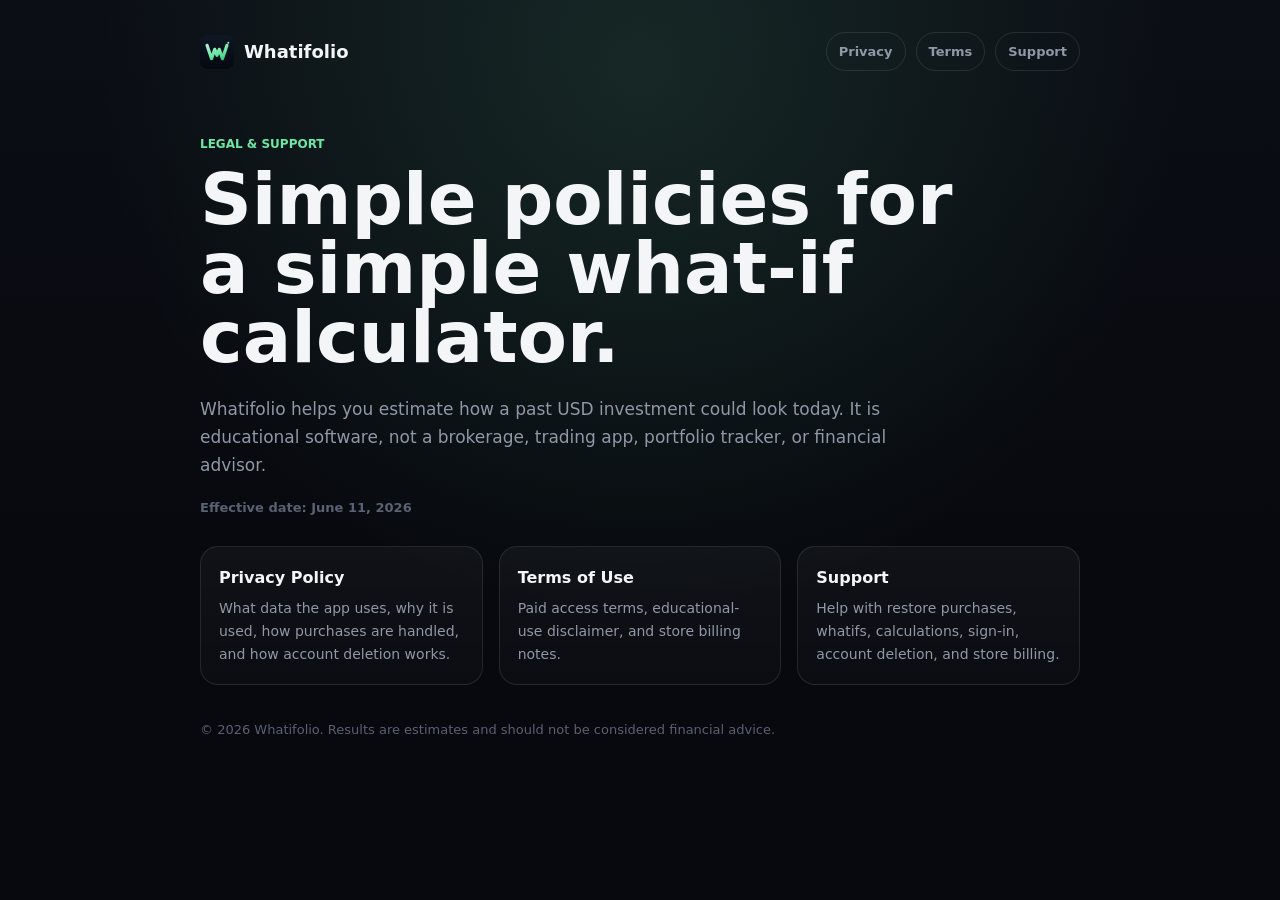
<file: index.html>
<!doctype html>
<html lang="en">
  <head>
    <meta charset="utf-8" />
    <meta name="viewport" content="width=device-width, initial-scale=1" />
    <title>Whatifolio Legal & Support</title>
    <meta
      name="description"
      content="Privacy Policy, Terms of Use, and Support information for Whatifolio."
    />
    <link rel="stylesheet" href="./styles.css" />
  </head>
  <body>
    <main class="page">
      <header class="topbar">
        <a class="brand" href="./index.html" aria-label="Whatifolio home">
          <svg class="mark" viewBox="0 0 1024 1024" role="img" aria-label="Whatifolio">
            <defs>
              <linearGradient id="bg" x1="0" y1="0" x2="0" y2="1">
                <stop offset="0%" stop-color="#0E1726" />
                <stop offset="100%" stop-color="#050810" />
              </linearGradient>
              <linearGradient id="mint" x1="0.2" y1="0" x2="0.8" y2="1">
                <stop offset="0%" stop-color="#A5F2C7" />
                <stop offset="60%" stop-color="#6BE7A6" />
                <stop offset="100%" stop-color="#3FCB85" />
              </linearGradient>
            </defs>
            <rect width="1024" height="1024" rx="230" fill="url(#bg)" />
            <path
              d="M212 312 L348 712 L444 432 L512 612 L580 432 L676 712 L812 312"
              fill="none"
              stroke="url(#mint)"
              stroke-width="96"
              stroke-linecap="round"
              stroke-linejoin="round"
            />
            <circle cx="852" cy="232" r="30" fill="#A5F2C7" />
          </svg>
          <span>Whatifolio</span>
        </a>
        <nav class="nav" aria-label="Legal navigation">
          <a href="./privacy.html">Privacy</a>
          <a href="./terms.html">Terms</a>
          <a href="./support.html">Support</a>
        </nav>
      </header>

      <section class="hero">
        <p class="eyebrow">Legal & support</p>
        <h1>Simple policies for a simple what-if calculator.</h1>
        <p class="summary">
          Whatifolio helps you estimate how a past USD investment could look today. It is educational software, not a
          brokerage, trading app, portfolio tracker, or financial advisor.
        </p>
        <p class="meta">Effective date: June 11, 2026</p>
      </section>

      <section class="grid" aria-label="Documents">
        <a class="card" href="./privacy.html">
          <strong>Privacy Policy</strong>
          <span>What data the app uses, why it is used, how purchases are handled, and how account deletion works.</span>
        </a>
        <a class="card" href="./terms.html">
          <strong>Terms of Use</strong>
          <span>Paid access terms, educational-use disclaimer, and store billing notes.</span>
        </a>
        <a class="card" href="./support.html">
          <strong>Support</strong>
          <span>Help with restore purchases, whatifs, calculations, sign-in, account deletion, and store billing.</span>
        </a>
      </section>

      <footer class="footer">
        © 2026 Whatifolio. Results are estimates and should not be considered financial advice.
      </footer>
    </main>
  </body>
</html>
</file>
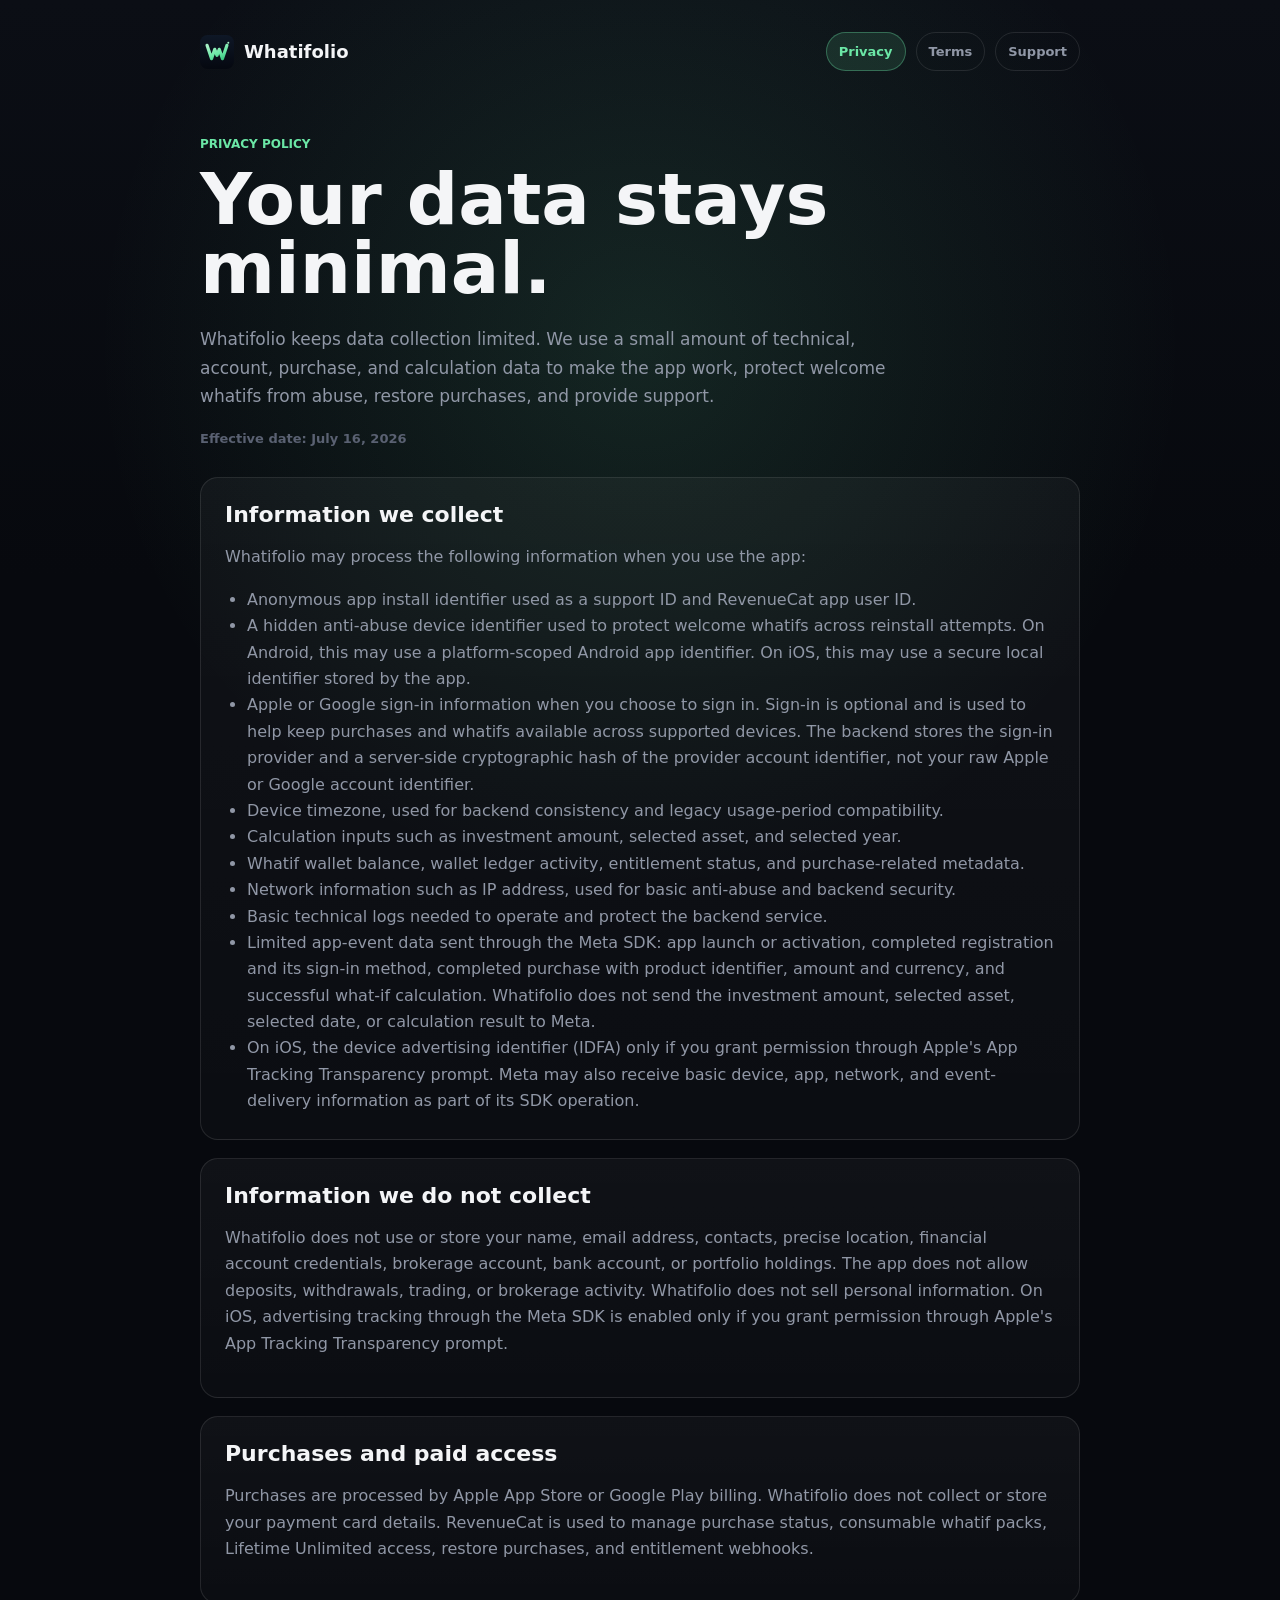
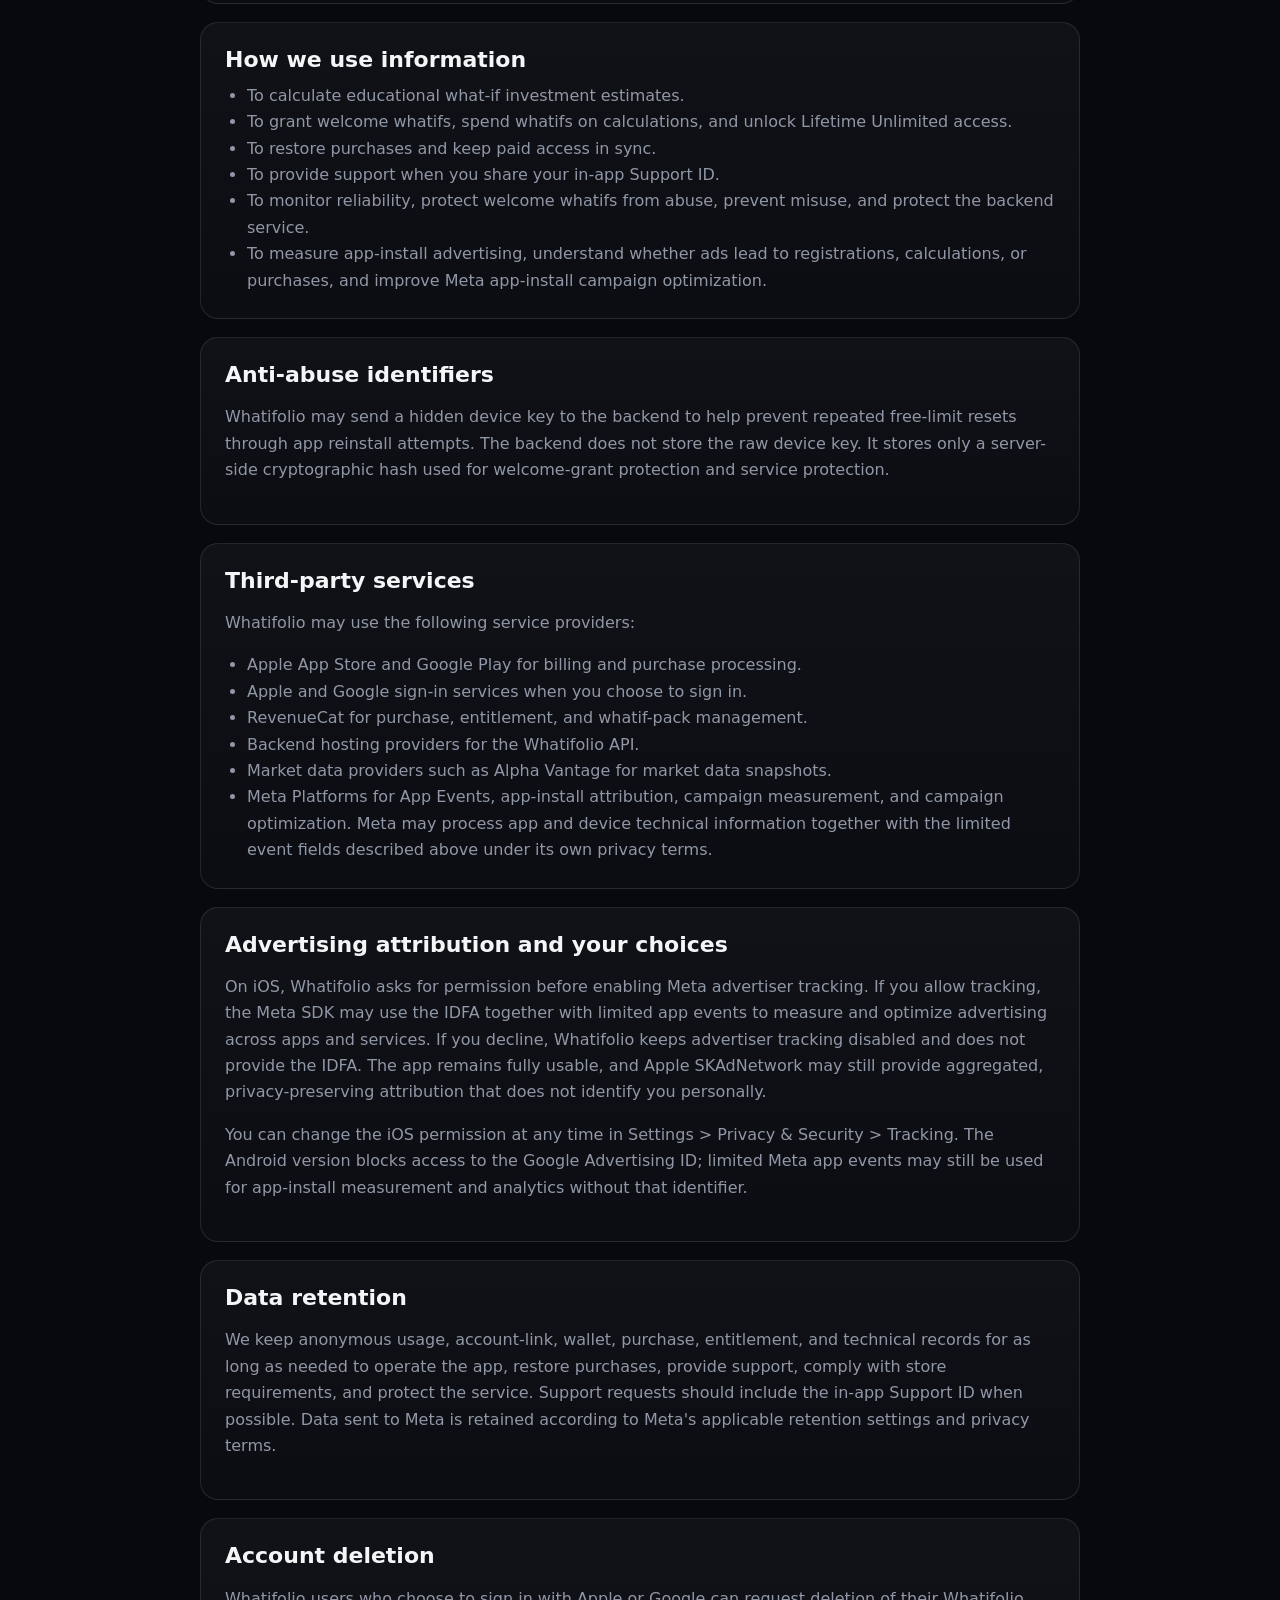
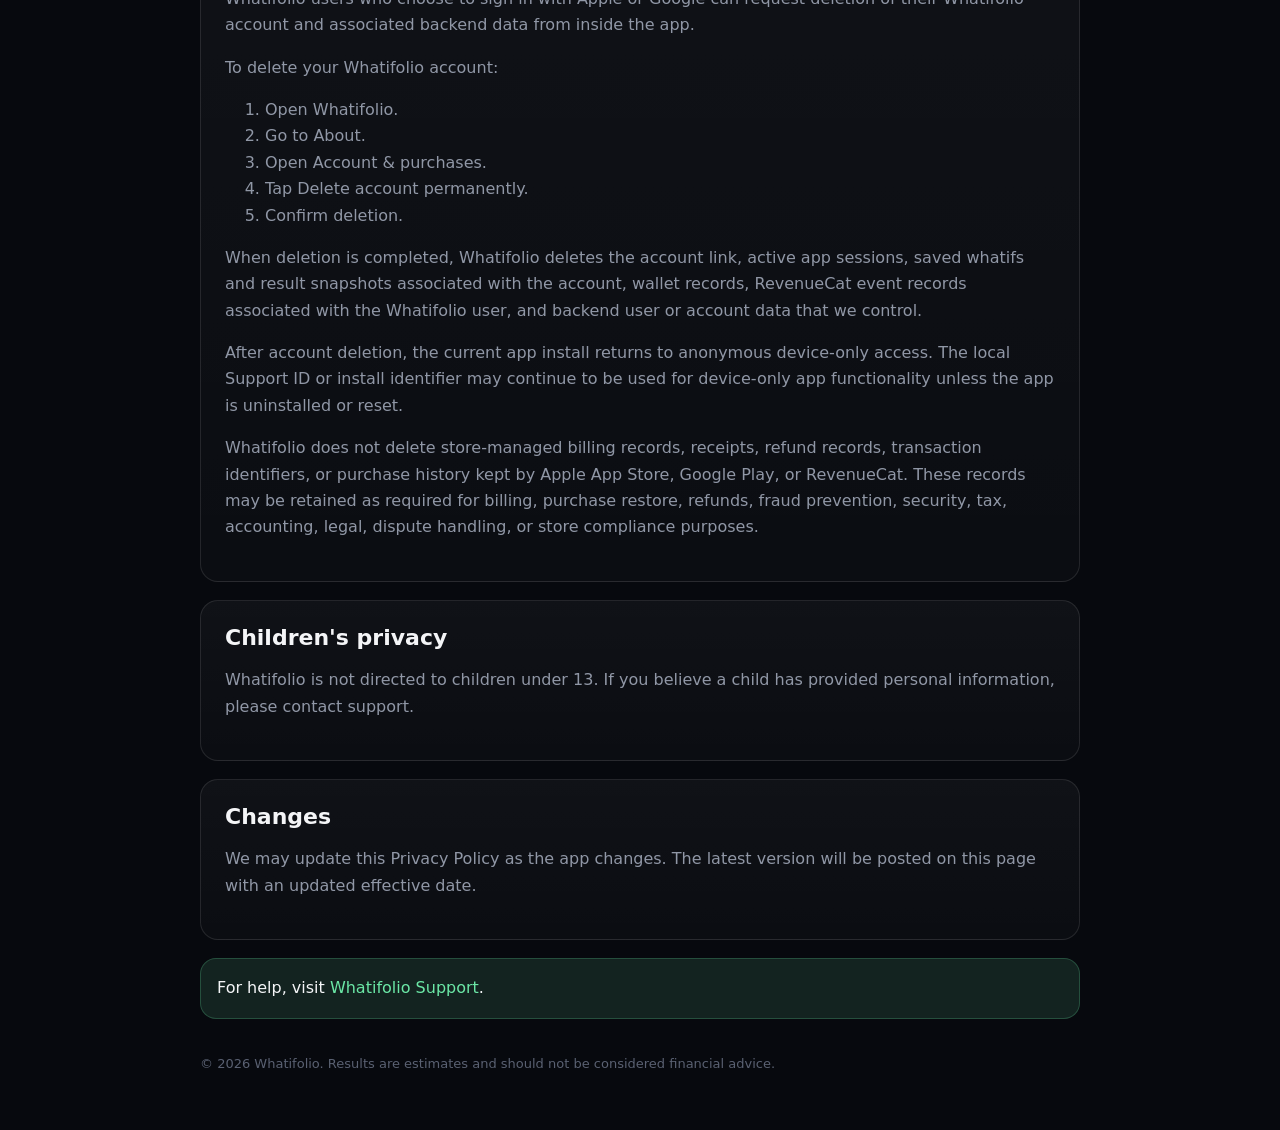
<file: privacy.html>
<!doctype html>
<html lang="en">
  <head>
    <meta charset="utf-8" />
    <meta name="viewport" content="width=device-width, initial-scale=1" />
    <title>Whatifolio Privacy Policy</title>
    <meta name="description" content="Privacy Policy for Whatifolio." />
    <link rel="stylesheet" href="./styles.css" />
  </head>
  <body>
    <main class="page">
      <header class="topbar">
        <a class="brand" href="./index.html" aria-label="Whatifolio home">
          <svg class="mark" viewBox="0 0 1024 1024" role="img" aria-label="Whatifolio">
            <defs>
              <linearGradient id="bg" x1="0" y1="0" x2="0" y2="1">
                <stop offset="0%" stop-color="#0E1726" />
                <stop offset="100%" stop-color="#050810" />
              </linearGradient>
              <linearGradient id="mint" x1="0.2" y1="0" x2="0.8" y2="1">
                <stop offset="0%" stop-color="#A5F2C7" />
                <stop offset="60%" stop-color="#6BE7A6" />
                <stop offset="100%" stop-color="#3FCB85" />
              </linearGradient>
            </defs>
            <rect width="1024" height="1024" rx="230" fill="url(#bg)" />
            <path d="M212 312 L348 712 L444 432 L512 612 L580 432 L676 712 L812 312" fill="none" stroke="url(#mint)" stroke-width="96" stroke-linecap="round" stroke-linejoin="round" />
            <circle cx="852" cy="232" r="30" fill="#A5F2C7" />
          </svg>
          <span>Whatifolio</span>
        </a>
        <nav class="nav" aria-label="Legal navigation">
          <a class="active" href="./privacy.html">Privacy</a>
          <a href="./terms.html">Terms</a>
          <a href="./support.html">Support</a>
        </nav>
      </header>

      <section class="hero">
        <p class="eyebrow">Privacy Policy</p>
        <h1>Your data stays minimal.</h1>
        <p class="summary">
          Whatifolio keeps data collection limited. We use a small amount of technical, account, purchase, and
          calculation data to make the app work, protect welcome whatifs from abuse, restore purchases, and provide
          support.
        </p>
        <p class="meta">Effective date: July 16, 2026</p>
      </section>

      <section class="section">
        <h2>Information we collect</h2>
        <p>Whatifolio may process the following information when you use the app:</p>
        <ul>
          <li>Anonymous app install identifier used as a support ID and RevenueCat app user ID.</li>
          <li>
            A hidden anti-abuse device identifier used to protect welcome whatifs across reinstall attempts. On
            Android, this may use a platform-scoped Android app identifier. On iOS, this may use a secure local
            identifier stored by the app.
          </li>
          <li>
            Apple or Google sign-in information when you choose to sign in. Sign-in is optional and is used to help keep
            purchases and whatifs available across supported devices. The backend stores the sign-in provider and a
            server-side cryptographic hash of the provider account identifier, not your raw Apple or Google account
            identifier.
          </li>
          <li>Device timezone, used for backend consistency and legacy usage-period compatibility.</li>
          <li>Calculation inputs such as investment amount, selected asset, and selected year.</li>
          <li>Whatif wallet balance, wallet ledger activity, entitlement status, and purchase-related metadata.</li>
          <li>Network information such as IP address, used for basic anti-abuse and backend security.</li>
          <li>Basic technical logs needed to operate and protect the backend service.</li>
          <li>
            Limited app-event data sent through the Meta SDK: app launch or activation, completed registration and its
            sign-in method, completed purchase with product identifier, amount and currency, and successful what-if
            calculation. Whatifolio does not send the investment amount, selected asset, selected date, or calculation
            result to Meta.
          </li>
          <li>
            On iOS, the device advertising identifier (IDFA) only if you grant permission through Apple's App Tracking
            Transparency prompt. Meta may also receive basic device, app, network, and event-delivery information as
            part of its SDK operation.
          </li>
        </ul>
      </section>

      <section class="section">
        <h2>Information we do not collect</h2>
        <p>
          Whatifolio does not use or store your name, email address, contacts, precise location, financial account
          credentials, brokerage account, bank account, or portfolio holdings. The app does not allow deposits,
          withdrawals, trading, or brokerage activity. Whatifolio does not sell personal information. On iOS,
          advertising tracking through the Meta SDK is enabled only if you grant permission through Apple's App
          Tracking Transparency prompt.
        </p>
      </section>

      <section class="section">
        <h2>Purchases and paid access</h2>
        <p>
          Purchases are processed by Apple App Store or Google Play billing. Whatifolio does not collect or store your
          payment card details. RevenueCat is used to manage purchase status, consumable whatif packs, Lifetime
          Unlimited access, restore purchases, and entitlement webhooks.
        </p>
      </section>

      <section class="section">
        <h2>How we use information</h2>
        <ul>
          <li>To calculate educational what-if investment estimates.</li>
          <li>To grant welcome whatifs, spend whatifs on calculations, and unlock Lifetime Unlimited access.</li>
          <li>To restore purchases and keep paid access in sync.</li>
          <li>To provide support when you share your in-app Support ID.</li>
          <li>To monitor reliability, protect welcome whatifs from abuse, prevent misuse, and protect the backend service.</li>
          <li>To measure app-install advertising, understand whether ads lead to registrations, calculations, or purchases, and improve Meta app-install campaign optimization.</li>
        </ul>
      </section>

      <section class="section">
        <h2>Anti-abuse identifiers</h2>
        <p>
          Whatifolio may send a hidden device key to the backend to help prevent repeated free-limit resets through app
          reinstall attempts. The backend does not store the raw device key. It stores only a server-side cryptographic
          hash used for welcome-grant protection and service protection.
        </p>
      </section>

      <section class="section">
        <h2>Third-party services</h2>
        <p>Whatifolio may use the following service providers:</p>
        <ul>
          <li>Apple App Store and Google Play for billing and purchase processing.</li>
          <li>Apple and Google sign-in services when you choose to sign in.</li>
          <li>RevenueCat for purchase, entitlement, and whatif-pack management.</li>
          <li>Backend hosting providers for the Whatifolio API.</li>
          <li>Market data providers such as Alpha Vantage for market data snapshots.</li>
          <li>
            Meta Platforms for App Events, app-install attribution, campaign measurement, and campaign optimization.
            Meta may process app and device technical information together with the limited event fields described
            above under its own privacy terms.
          </li>
        </ul>
      </section>

      <section class="section">
        <h2>Advertising attribution and your choices</h2>
        <p>
          On iOS, Whatifolio asks for permission before enabling Meta advertiser tracking. If you allow tracking, the
          Meta SDK may use the IDFA together with limited app events to measure and optimize advertising across apps and
          services. If you decline, Whatifolio keeps advertiser tracking disabled and does not provide the IDFA. The app
          remains fully usable, and Apple SKAdNetwork may still provide aggregated, privacy-preserving attribution that
          does not identify you personally.
        </p>
        <p>
          You can change the iOS permission at any time in Settings &gt; Privacy &amp; Security &gt; Tracking. The Android
          version blocks access to the Google Advertising ID; limited Meta app events may still be used for app-install
          measurement and analytics without that identifier.
        </p>
      </section>

      <section class="section">
        <h2>Data retention</h2>
        <p>
          We keep anonymous usage, account-link, wallet, purchase, entitlement, and technical records for as long as
          needed to operate the app, restore purchases, provide support, comply with store requirements, and protect the
          service. Support requests should include the in-app Support ID when possible. Data sent to Meta is retained
          according to Meta's applicable retention settings and privacy terms.
        </p>
      </section>

      <section id="account-deletion" class="section">
        <h2>Account deletion</h2>
        <p>
          Whatifolio users who choose to sign in with Apple or Google can request deletion of their Whatifolio account
          and associated backend data from inside the app.
        </p>
        <p>To delete your Whatifolio account:</p>
        <ol>
          <li>Open Whatifolio.</li>
          <li>Go to About.</li>
          <li>Open Account &amp; purchases.</li>
          <li>Tap Delete account permanently.</li>
          <li>Confirm deletion.</li>
        </ol>
        <p>
          When deletion is completed, Whatifolio deletes the account link, active app sessions, saved whatifs and result
          snapshots associated with the account, wallet records, RevenueCat event records associated with the
          Whatifolio user, and backend user or account data that we control.
        </p>
        <p>
          After account deletion, the current app install returns to anonymous device-only access. The local Support ID
          or install identifier may continue to be used for device-only app functionality unless the app is uninstalled
          or reset.
        </p>
        <p>
          Whatifolio does not delete store-managed billing records, receipts, refund records, transaction identifiers, or
          purchase history kept by Apple App Store, Google Play, or RevenueCat. These records may be retained as required
          for billing, purchase restore, refunds, fraud prevention, security, tax, accounting, legal, dispute handling,
          or store compliance purposes.
        </p>
      </section>

      <section class="section">
        <h2>Children's privacy</h2>
        <p>
          Whatifolio is not directed to children under 13. If you believe a child has provided personal information,
          please contact support.
        </p>
      </section>

      <section class="section">
        <h2>Changes</h2>
        <p>
          We may update this Privacy Policy as the app changes. The latest version will be posted on this page with an
          updated effective date.
        </p>
      </section>

      <section class="notice">
        For help, visit <a href="./support.html">Whatifolio Support</a>.
      </section>

      <footer class="footer">
        © 2026 Whatifolio. Results are estimates and should not be considered financial advice.
      </footer>
    </main>
  </body>
</html>
</file>
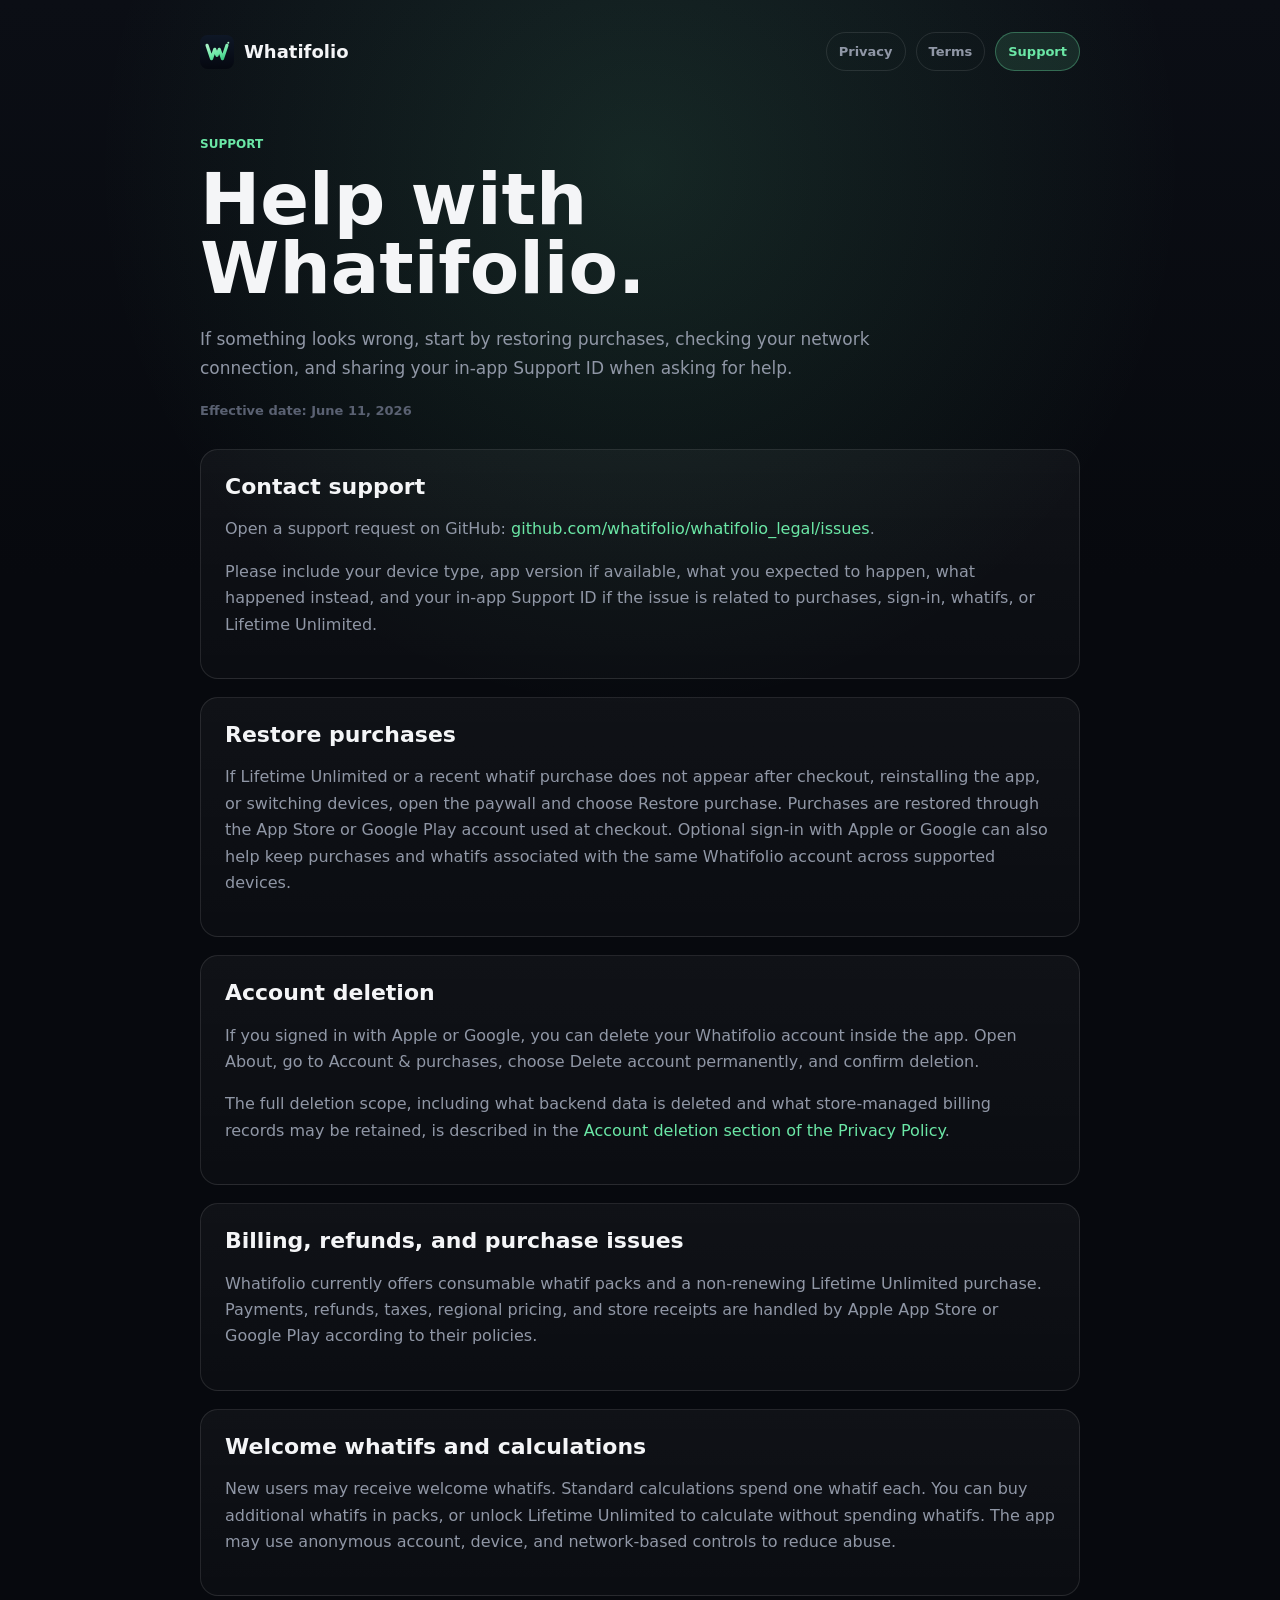
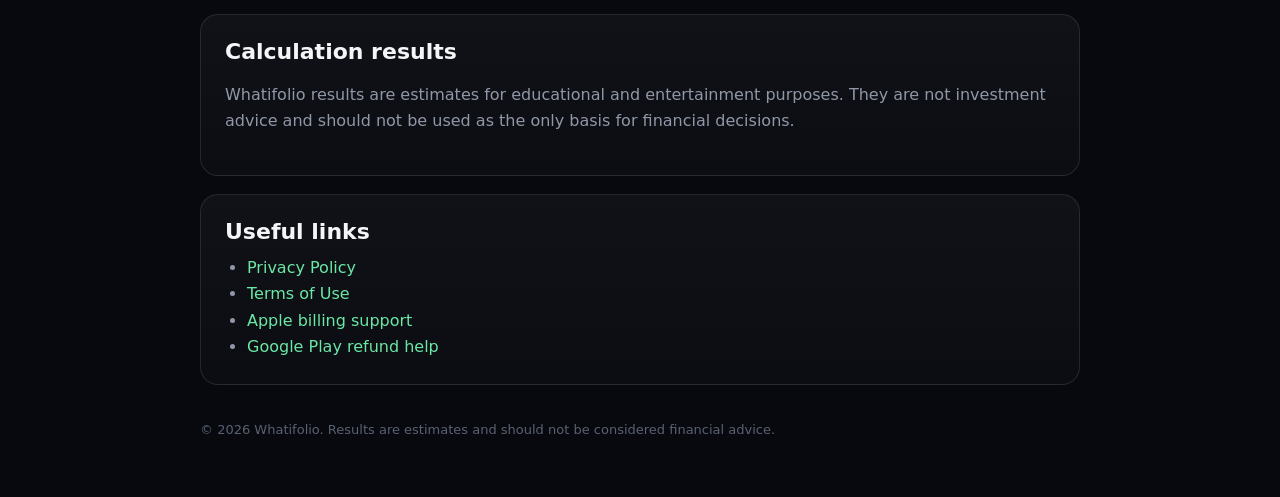
<file: support.html>
<!doctype html>
<html lang="en">
  <head>
    <meta charset="utf-8" />
    <meta name="viewport" content="width=device-width, initial-scale=1" />
    <title>Whatifolio Support</title>
    <meta name="description" content="Support information for Whatifolio." />
    <link rel="stylesheet" href="./styles.css" />
  </head>
  <body>
    <main class="page">
      <header class="topbar">
        <a class="brand" href="./index.html" aria-label="Whatifolio home">
          <svg class="mark" viewBox="0 0 1024 1024" role="img" aria-label="Whatifolio">
            <defs>
              <linearGradient id="bg" x1="0" y1="0" x2="0" y2="1">
                <stop offset="0%" stop-color="#0E1726" />
                <stop offset="100%" stop-color="#050810" />
              </linearGradient>
              <linearGradient id="mint" x1="0.2" y1="0" x2="0.8" y2="1">
                <stop offset="0%" stop-color="#A5F2C7" />
                <stop offset="60%" stop-color="#6BE7A6" />
                <stop offset="100%" stop-color="#3FCB85" />
              </linearGradient>
            </defs>
            <rect width="1024" height="1024" rx="230" fill="url(#bg)" />
            <path d="M212 312 L348 712 L444 432 L512 612 L580 432 L676 712 L812 312" fill="none" stroke="url(#mint)" stroke-width="96" stroke-linecap="round" stroke-linejoin="round" />
            <circle cx="852" cy="232" r="30" fill="#A5F2C7" />
          </svg>
          <span>Whatifolio</span>
        </a>
        <nav class="nav" aria-label="Legal navigation">
          <a href="./privacy.html">Privacy</a>
          <a href="./terms.html">Terms</a>
          <a class="active" href="./support.html">Support</a>
        </nav>
      </header>

      <section class="hero">
        <p class="eyebrow">Support</p>
        <h1>Help with Whatifolio.</h1>
        <p class="summary">
          If something looks wrong, start by restoring purchases, checking your network connection, and sharing your
          in-app Support ID when asking for help.
        </p>
        <p class="meta">Effective date: June 11, 2026</p>
      </section>

      <section class="section">
        <h2>Contact support</h2>
        <p>
          Open a support request on GitHub:
          <a href="https://github.com/whatifolio/whatifolio_legal/issues">github.com/whatifolio/whatifolio_legal/issues</a>.
        </p>
        <p>
          Please include your device type, app version if available, what you expected to happen, what happened instead,
          and your in-app Support ID if the issue is related to purchases, sign-in, whatifs, or Lifetime Unlimited.
        </p>
      </section>

      <section class="section">
        <h2>Restore purchases</h2>
        <p>
          If Lifetime Unlimited or a recent whatif purchase does not appear after checkout, reinstalling the app, or
          switching devices, open the paywall and choose Restore purchase. Purchases are restored through the App Store
          or Google Play account used at checkout. Optional sign-in with Apple or Google can also help keep purchases
          and whatifs associated with the same Whatifolio account across supported devices.
        </p>
      </section>

      <section class="section">
        <h2>Account deletion</h2>
        <p>
          If you signed in with Apple or Google, you can delete your Whatifolio account inside the app. Open About,
          go to Account &amp; purchases, choose Delete account permanently, and confirm deletion.
        </p>
        <p>
          The full deletion scope, including what backend data is deleted and what store-managed billing records may be
          retained, is described in the
          <a href="./privacy.html#account-deletion">Account deletion section of the Privacy Policy</a>.
        </p>
      </section>

      <section class="section">
        <h2>Billing, refunds, and purchase issues</h2>
        <p>
          Whatifolio currently offers consumable whatif packs and a non-renewing Lifetime Unlimited purchase. Payments,
          refunds, taxes, regional pricing, and store receipts are handled by Apple App Store or Google Play according
          to their policies.
        </p>
      </section>

      <section class="section">
        <h2>Welcome whatifs and calculations</h2>
        <p>
          New users may receive welcome whatifs. Standard calculations spend one whatif each. You can buy additional
          whatifs in packs, or unlock Lifetime Unlimited to calculate without spending whatifs. The app may use
          anonymous account, device, and network-based controls to reduce abuse.
        </p>
      </section>

      <section class="section">
        <h2>Calculation results</h2>
        <p>
          Whatifolio results are estimates for educational and entertainment purposes. They are not investment advice and
          should not be used as the only basis for financial decisions.
        </p>
      </section>

      <section class="section">
        <h2>Useful links</h2>
        <ul>
          <li><a href="./privacy.html">Privacy Policy</a></li>
          <li><a href="./terms.html">Terms of Use</a></li>
          <li><a href="https://support.apple.com/billing">Apple billing support</a></li>
          <li><a href="https://support.google.com/googleplay/answer/2479637">Google Play refund help</a></li>
        </ul>
      </section>

      <footer class="footer">
        © 2026 Whatifolio. Results are estimates and should not be considered financial advice.
      </footer>
    </main>
  </body>
</html>
</file>
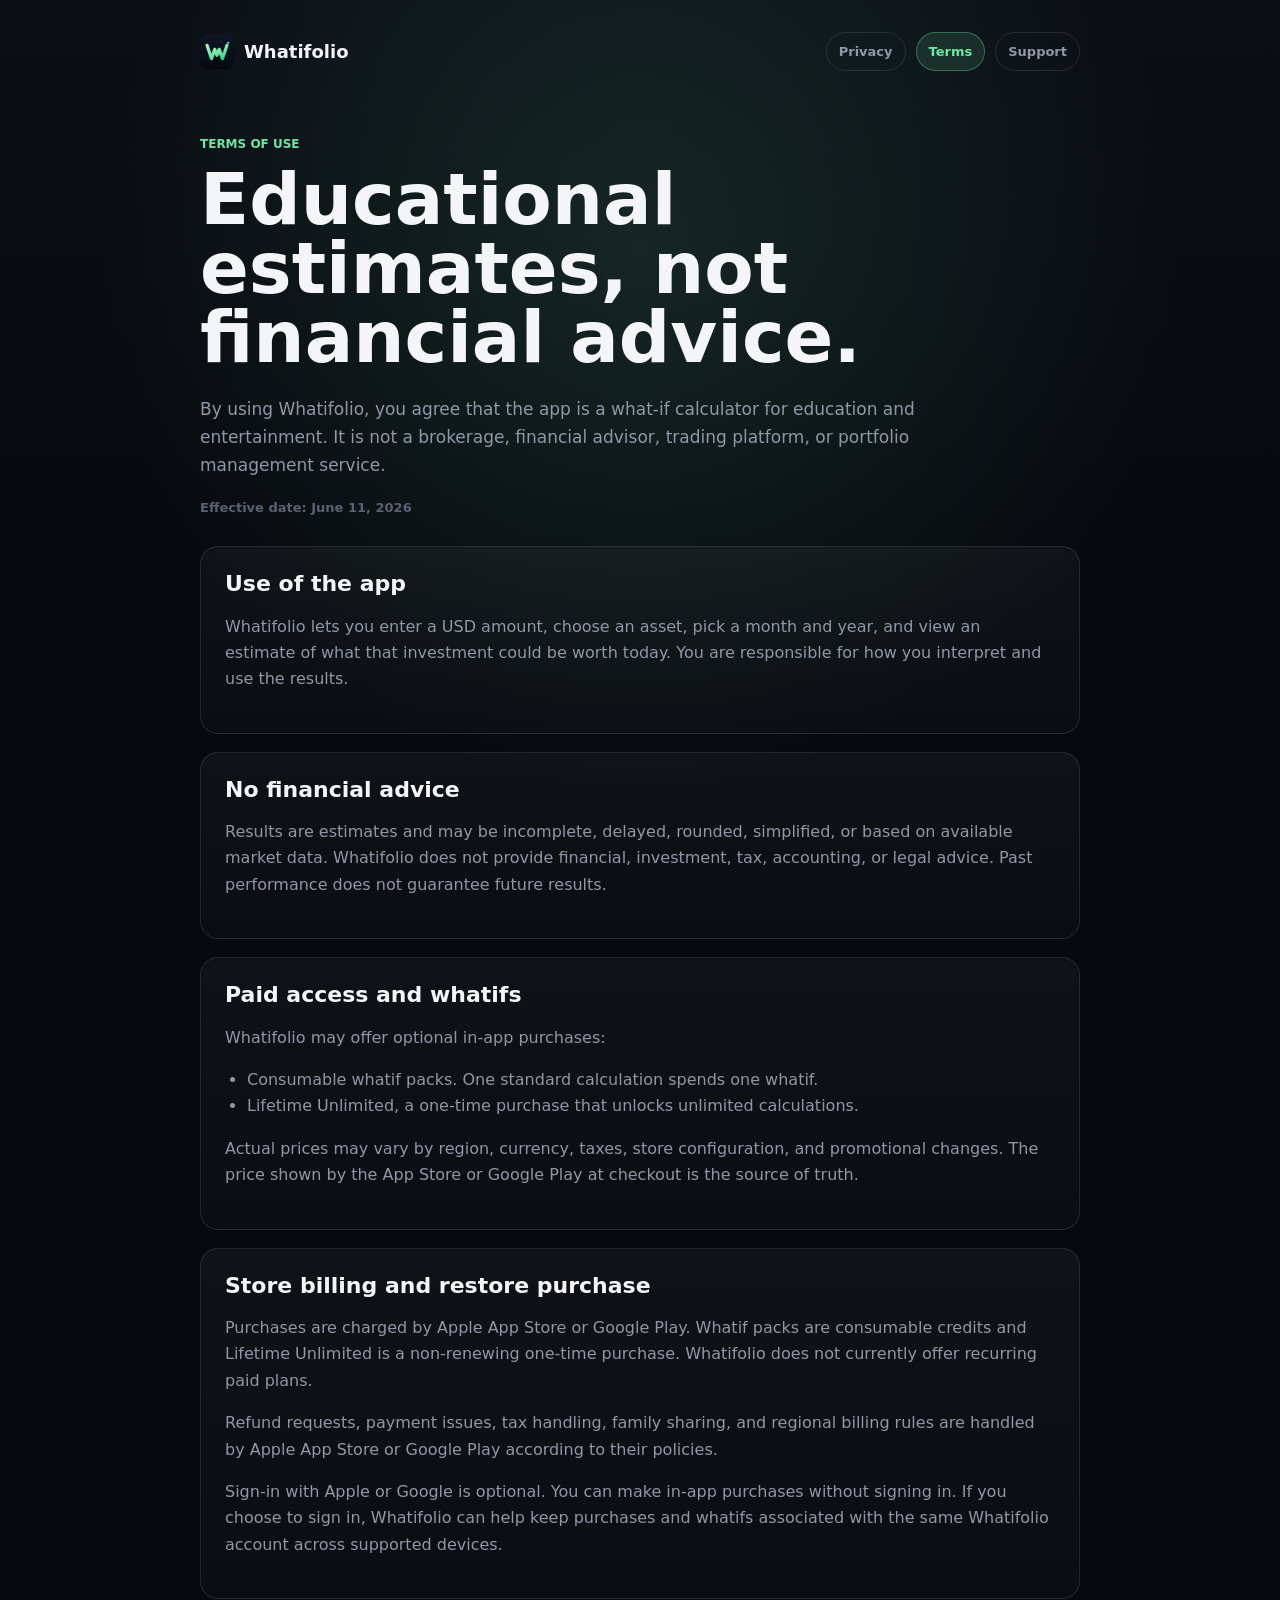
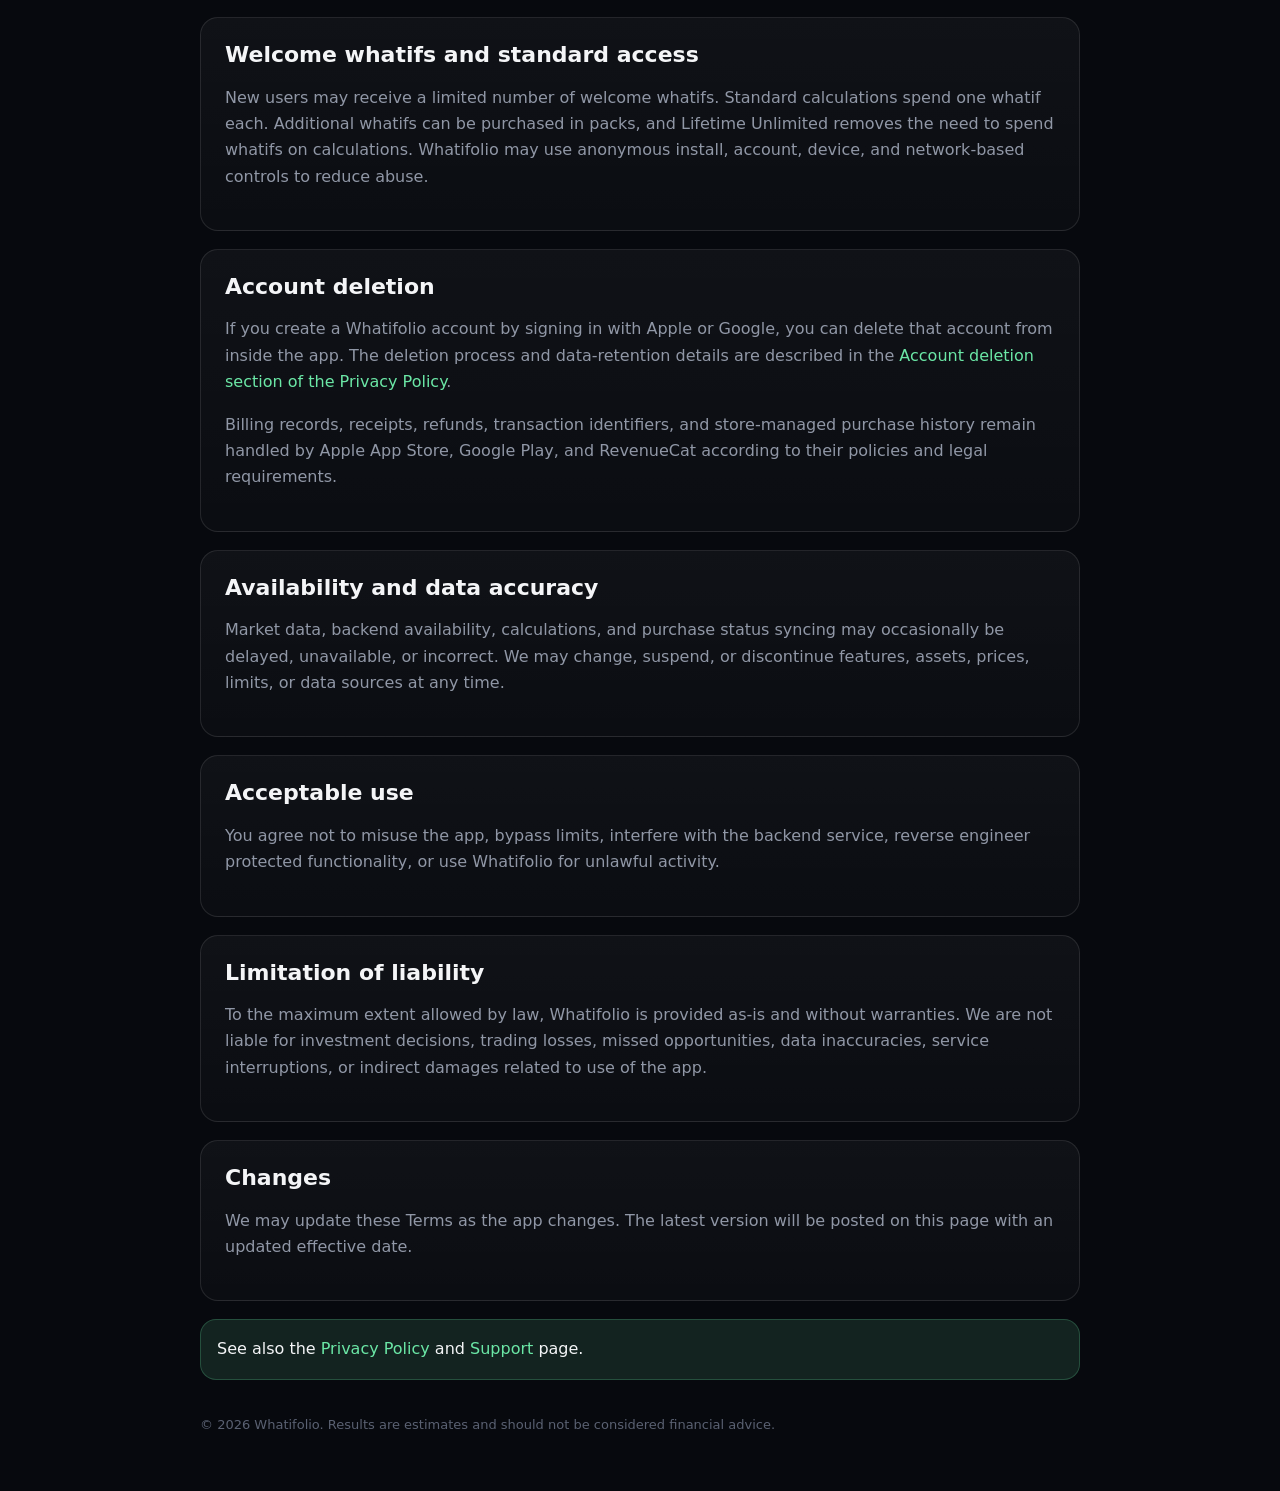
<file: terms.html>
<!doctype html>
<html lang="en">
  <head>
    <meta charset="utf-8" />
    <meta name="viewport" content="width=device-width, initial-scale=1" />
    <title>Whatifolio Terms of Use</title>
    <meta name="description" content="Terms of Use for Whatifolio." />
    <link rel="stylesheet" href="./styles.css" />
  </head>
  <body>
    <main class="page">
      <header class="topbar">
        <a class="brand" href="./index.html" aria-label="Whatifolio home">
          <svg class="mark" viewBox="0 0 1024 1024" role="img" aria-label="Whatifolio">
            <defs>
              <linearGradient id="bg" x1="0" y1="0" x2="0" y2="1">
                <stop offset="0%" stop-color="#0E1726" />
                <stop offset="100%" stop-color="#050810" />
              </linearGradient>
              <linearGradient id="mint" x1="0.2" y1="0" x2="0.8" y2="1">
                <stop offset="0%" stop-color="#A5F2C7" />
                <stop offset="60%" stop-color="#6BE7A6" />
                <stop offset="100%" stop-color="#3FCB85" />
              </linearGradient>
            </defs>
            <rect width="1024" height="1024" rx="230" fill="url(#bg)" />
            <path d="M212 312 L348 712 L444 432 L512 612 L580 432 L676 712 L812 312" fill="none" stroke="url(#mint)" stroke-width="96" stroke-linecap="round" stroke-linejoin="round" />
            <circle cx="852" cy="232" r="30" fill="#A5F2C7" />
          </svg>
          <span>Whatifolio</span>
        </a>
        <nav class="nav" aria-label="Legal navigation">
          <a href="./privacy.html">Privacy</a>
          <a class="active" href="./terms.html">Terms</a>
          <a href="./support.html">Support</a>
        </nav>
      </header>

      <section class="hero">
        <p class="eyebrow">Terms of Use</p>
        <h1>Educational estimates, not financial advice.</h1>
        <p class="summary">
          By using Whatifolio, you agree that the app is a what-if calculator for education and entertainment. It is not
          a brokerage, financial advisor, trading platform, or portfolio management service.
        </p>
        <p class="meta">Effective date: June 11, 2026</p>
      </section>

      <section class="section">
        <h2>Use of the app</h2>
        <p>
          Whatifolio lets you enter a USD amount, choose an asset, pick a month and year, and view an estimate of what
          that investment could be worth today. You are responsible for how you interpret and use the results.
        </p>
      </section>

      <section class="section">
        <h2>No financial advice</h2>
        <p>
          Results are estimates and may be incomplete, delayed, rounded, simplified, or based on available market data.
          Whatifolio does not provide financial, investment, tax, accounting, or legal advice. Past performance does not
          guarantee future results.
        </p>
      </section>

      <section class="section">
        <h2>Paid access and whatifs</h2>
        <p>Whatifolio may offer optional in-app purchases:</p>
        <ul>
          <li>Consumable whatif packs. One standard calculation spends one whatif.</li>
          <li>Lifetime Unlimited, a one-time purchase that unlocks unlimited calculations.</li>
        </ul>
        <p>
          Actual prices may vary by region, currency, taxes, store configuration, and promotional changes. The price
          shown by the App Store or Google Play at checkout is the source of truth.
        </p>
      </section>

      <section class="section">
        <h2>Store billing and restore purchase</h2>
        <p>
          Purchases are charged by Apple App Store or Google Play. Whatif packs are consumable credits and Lifetime
          Unlimited is a non-renewing one-time purchase. Whatifolio does not currently offer recurring paid plans.
        </p>
        <p>
          Refund requests, payment issues, tax handling, family sharing, and regional billing rules are handled by Apple
          App Store or Google Play according to their policies.
        </p>
        <p>
          Sign-in with Apple or Google is optional. You can make in-app purchases without signing in. If you choose to
          sign in, Whatifolio can help keep purchases and whatifs associated with the same Whatifolio account across
          supported devices.
        </p>
      </section>

      <section class="section">
        <h2>Welcome whatifs and standard access</h2>
        <p>
          New users may receive a limited number of welcome whatifs. Standard calculations spend one whatif each.
          Additional whatifs can be purchased in packs, and Lifetime Unlimited removes the need to spend whatifs on
          calculations. Whatifolio may use anonymous install, account, device, and network-based controls to reduce
          abuse.
        </p>
      </section>

      <section class="section">
        <h2>Account deletion</h2>
        <p>
          If you create a Whatifolio account by signing in with Apple or Google, you can delete that account from inside
          the app. The deletion process and data-retention details are described in the
          <a href="./privacy.html#account-deletion">Account deletion section of the Privacy Policy</a>.
        </p>
        <p>
          Billing records, receipts, refunds, transaction identifiers, and store-managed purchase history remain handled
          by Apple App Store, Google Play, and RevenueCat according to their policies and legal requirements.
        </p>
      </section>

      <section class="section">
        <h2>Availability and data accuracy</h2>
        <p>
          Market data, backend availability, calculations, and purchase status syncing may occasionally be delayed,
          unavailable, or incorrect. We may change, suspend, or discontinue features, assets, prices, limits, or data
          sources at any time.
        </p>
      </section>

      <section class="section">
        <h2>Acceptable use</h2>
        <p>
          You agree not to misuse the app, bypass limits, interfere with the backend service, reverse engineer protected
          functionality, or use Whatifolio for unlawful activity.
        </p>
      </section>

      <section class="section">
        <h2>Limitation of liability</h2>
        <p>
          To the maximum extent allowed by law, Whatifolio is provided as-is and without warranties. We are not liable
          for investment decisions, trading losses, missed opportunities, data inaccuracies, service interruptions, or
          indirect damages related to use of the app.
        </p>
      </section>

      <section class="section">
        <h2>Changes</h2>
        <p>
          We may update these Terms as the app changes. The latest version will be posted on this page with an updated
          effective date.
        </p>
      </section>

      <section class="notice">
        See also the <a href="./privacy.html">Privacy Policy</a> and <a href="./support.html">Support</a> page.
      </section>

      <footer class="footer">
        © 2026 Whatifolio. Results are estimates and should not be considered financial advice.
      </footer>
    </main>
  </body>
</html>
</file>
<file: styles.css>
:root {
  color-scheme: dark;
  --background: #07090e;
  --background-raised: #0b0e15;
  --card: #13161f;
  --card-highlight: #191d27;
  --border: rgba(255, 255, 255, 0.1);
  --text: #f4f5f7;
  --muted: #9097a6;
  --faint: #5a6172;
  --accent: #6be7a6;
  --accent-deep: #3fcb85;
  --accent-soft: rgba(107, 231, 166, 0.12);
}

* {
  box-sizing: border-box;
}

body {
  background:
    radial-gradient(circle at 50% 8%, rgba(107, 231, 166, 0.12), rgba(107, 231, 166, 0) 34rem),
    linear-gradient(180deg, var(--background-raised), var(--background) 36rem);
  color: var(--text);
  font-family: Inter, ui-sans-serif, system-ui, -apple-system, BlinkMacSystemFont, "Segoe UI", sans-serif;
  line-height: 1.65;
  margin: 0;
  min-height: 100vh;
}

a {
  color: var(--accent);
  overflow-wrap: anywhere;
  text-decoration: none;
}

a:hover {
  text-decoration: underline;
}

.page {
  margin: 0 auto;
  max-width: 920px;
  padding: 32px 20px 56px;
}

.topbar {
  align-items: center;
  display: flex;
  gap: 16px;
  justify-content: space-between;
  margin-bottom: 64px;
}

.brand {
  align-items: center;
  color: var(--text);
  display: inline-flex;
  font-size: 18px;
  font-weight: 800;
  gap: 10px;
  letter-spacing: 0;
}

.mark {
  height: 34px;
  width: 34px;
}

.nav {
  display: flex;
  flex-wrap: wrap;
  gap: 10px;
  justify-content: flex-end;
}

.nav a {
  border: 1px solid var(--border);
  border-radius: 999px;
  color: var(--muted);
  font-size: 13px;
  font-weight: 800;
  padding: 8px 12px;
}

.nav a.active,
.nav a:hover {
  background: var(--accent-soft);
  border-color: rgba(107, 231, 166, 0.34);
  color: var(--accent);
  text-decoration: none;
}

.hero {
  margin-bottom: 28px;
}

.eyebrow {
  color: var(--accent);
  font-size: 12px;
  font-weight: 900;
  letter-spacing: 0;
  margin: 0 0 10px;
  text-transform: uppercase;
}

h1 {
  font-size: clamp(36px, 8vw, 72px);
  line-height: 0.96;
  margin: 0;
  max-width: 760px;
}

.summary {
  color: var(--muted);
  font-size: 17px;
  margin: 22px 0 0;
  max-width: 720px;
}

.meta {
  color: var(--faint);
  font-size: 13px;
  font-weight: 700;
  margin-top: 18px;
}

.grid {
  display: grid;
  gap: 16px;
  grid-template-columns: repeat(3, minmax(0, 1fr));
  margin-top: 28px;
}

.card,
.section {
  background: linear-gradient(180deg, rgba(255, 255, 255, 0.04), rgba(255, 255, 255, 0.02));
  border: 1px solid var(--border);
  border-radius: 18px;
}

.card {
  color: var(--text);
  display: block;
  padding: 18px;
}

.card strong {
  display: block;
  font-size: 16px;
  margin-bottom: 5px;
}

.card span {
  color: var(--muted);
  display: block;
  font-size: 14px;
}

.section {
  margin-top: 18px;
  padding: 24px;
}

h2 {
  font-size: 22px;
  line-height: 1.2;
  margin: 0 0 10px;
}

h3 {
  font-size: 16px;
  margin: 22px 0 6px;
}

p,
li {
  color: var(--muted);
}

ul {
  margin: 10px 0 0;
  padding-left: 22px;
}

.notice {
  background: var(--accent-soft);
  border: 1px solid rgba(107, 231, 166, 0.22);
  border-radius: 16px;
  color: var(--text);
  margin-top: 18px;
  padding: 16px;
}

.footer {
  color: var(--faint);
  font-size: 13px;
  margin-top: 34px;
}

@media (max-width: 720px) {
  .topbar {
    align-items: flex-start;
    flex-direction: column;
    margin-bottom: 44px;
  }

  .nav {
    justify-content: flex-start;
  }

  .grid {
    grid-template-columns: 1fr;
  }
}
</file>
